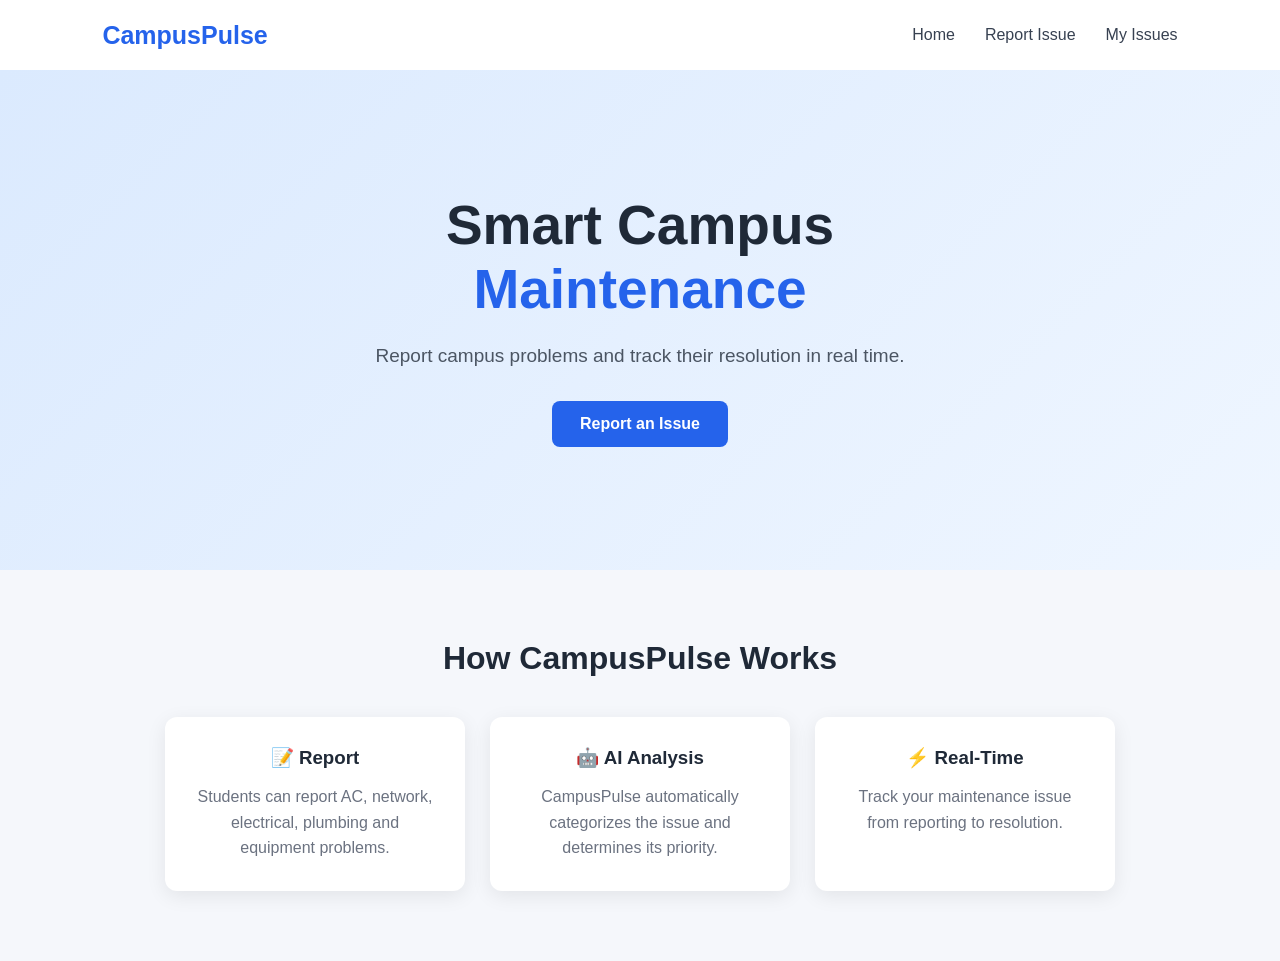
<file: frontend/index.html>
<!DOCTYPE html>
<html lang="en">

<head>

    <meta charset="UTF-8">

    <meta name="viewport" content="width=device-width, initial-scale=1.0">

    <title>CampusPulse</title>

    <link rel="stylesheet" href="style.css">

</head>


<body>

    <nav class="navbar">

        <div class="logo">
            CampusPulse
        </div>

        <div class="nav-links">

            <a href="index.html">
                Home
            </a>

            <a href="report.html">
                Report Issue
            </a>

            <a href="dashboard.html">
                My Issues
            </a>

        </div>

    </nav>


    <section class="hero">

        <div class="hero-content">

            <h1>
                Smart Campus
                <span>Maintenance</span>
            </h1>

            <p>
                Report campus problems and track their resolution
                in real time.
            </p>

            <a href="report.html" class="btn">
                Report an Issue
            </a>

        </div>

    </section>


    <section class="features">

        <h2>
            How CampusPulse Works
        </h2>


        <div class="feature-container">

            <div class="feature-card">

                <h3>
                    📝 Report
                </h3>

                <p>
                    Students can report AC, network,
                    electrical, plumbing and equipment problems.
                </p>

            </div>


            <div class="feature-card">

                <h3>
                    🤖 AI Analysis
                </h3>

                <p>
                    CampusPulse automatically categorizes
                    the issue and determines its priority.
                </p>

            </div>


            <div class="feature-card">

                <h3>
                    ⚡ Real-Time
                </h3>

                <p>
                    Track your maintenance issue from
                    reporting to resolution.
                </p>

            </div>

        </div>

    </section>


</body>

</html>
</file>
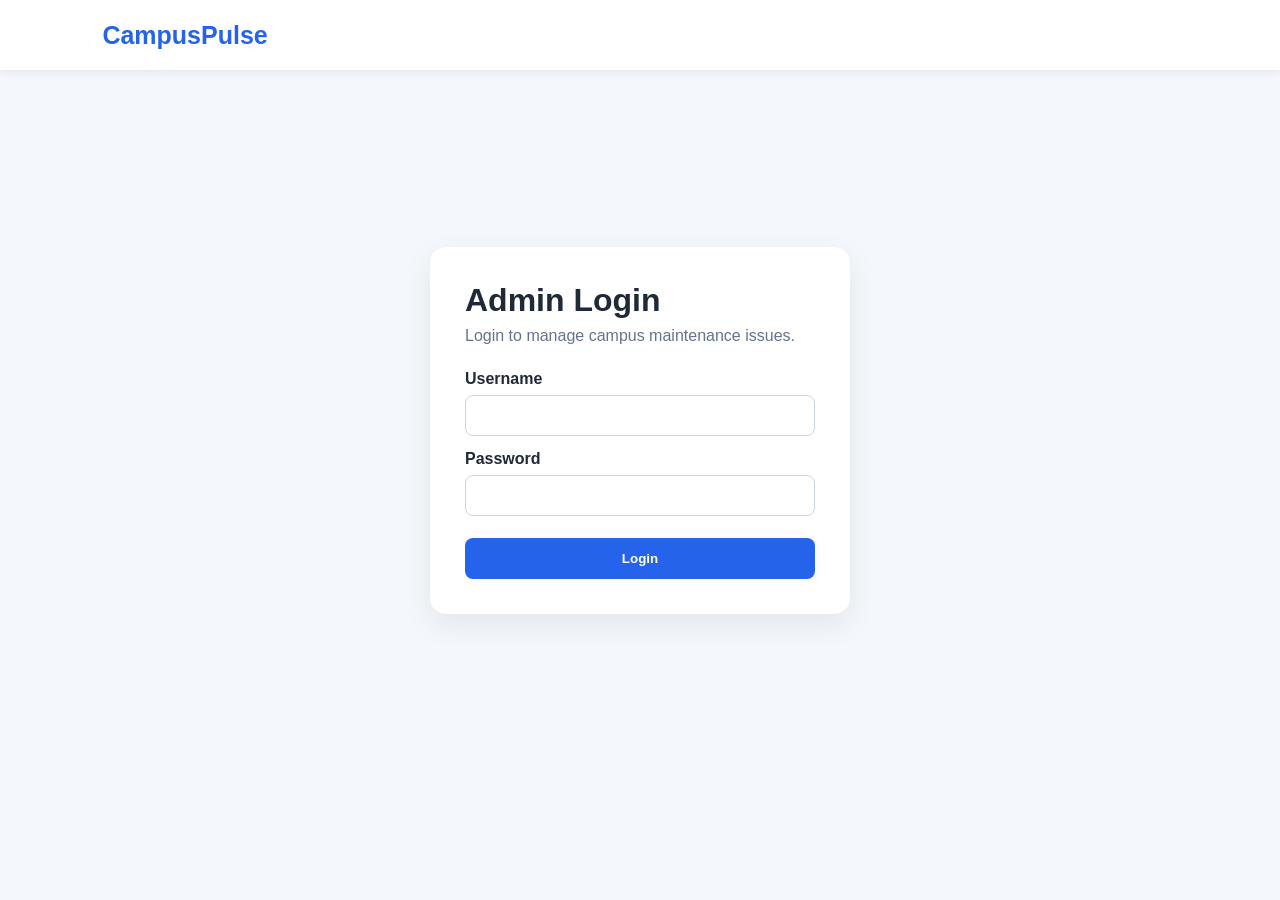
<file: frontend/admin-login.html>
<!DOCTYPE html>
<html lang="en">
<head>
    <meta charset="UTF-8">
    <meta name="viewport" content="width=device-width, initial-scale=1.0">
    <title>CampusPulse Admin Login</title>
    <link rel="stylesheet" href="style.css">

    <style>
        body {
            background: #f4f7fb;
        }

        .login-container {
            min-height: 80vh;
            display: flex;
            align-items: center;
            justify-content: center;
            padding: 30px;
        }

        .login-card {
            width: 100%;
            max-width: 420px;
            background: white;
            padding: 35px;
            border-radius: 16px;
            box-shadow: 0 10px 30px rgba(0,0,0,0.08);
        }

        .login-card h1 {
            margin-bottom: 8px;
            color: #1f2937;
        }

        .login-card p {
            color: #64748b;
            margin-bottom: 25px;
        }

        .login-card label {
            display: block;
            margin: 14px 0 7px;
            font-weight: 600;
        }

        .login-card input {
            width: 100%;
            box-sizing: border-box;
            padding: 12px;
            border: 1px solid #cbd5e1;
            border-radius: 8px;
        }

        .login-btn {
            width: 100%;
            margin-top: 22px;
            padding: 13px;
            border: none;
            border-radius: 8px;
            background: #2563eb;
            color: white;
            font-weight: bold;
            cursor: pointer;
        }

        .login-btn:hover {
            background: #1d4ed8;
        }

        .error {
            margin-top: 15px;
            color: #b91c1c;
            background: #fee2e2;
            padding: 12px;
            border-radius: 8px;
            display: none;
        }
    </style>
</head>

<body>

<nav class="navbar">
    <div class="logo">CampusPulse</div>
</nav>

<div class="login-container">

    <div class="login-card">

        <h1>Admin Login</h1>

        <p>
            Login to manage campus maintenance issues.
        </p>

        <form id="loginForm">

            <label for="username">Username</label>
            <input
                id="username"
                type="text"
                required
            >

            <label for="password">Password</label>
            <input
                id="password"
                type="password"
                required
            >

            <button
                class="login-btn"
                type="submit">
                Login
            </button>

        </form>

        <div id="errorMessage" class="error"></div>

    </div>

</div>

<script>

const API_BASE = "https://campuspulse-backend-a0n6.onrender.com";

document
    .getElementById("loginForm")
    .addEventListener("submit", async function(event) {

        event.preventDefault();

        const username =
            document.getElementById("username").value;

        const password =
            document.getElementById("password").value;

        const errorMessage =
            document.getElementById("errorMessage");

        errorMessage.style.display = "none";

        try {

            const response = await fetch(
                `${API_BASE}/admin/login`,
                {
                    method: "POST",
                    headers: {
                        "Content-Type": "application/json"
                    },
                    body: JSON.stringify({
                        username: username,
                        password: password
                    })
                }
            );

            const data = await response.json();

            if (!response.ok) {
                throw new Error(
                    data.detail || "Login failed"
                );
            }

            localStorage.setItem(
                "campuspulse_admin_token",
                data.token
            );

            localStorage.setItem(
                "campuspulse_admin",
                "true"
            );

            sessionStorage.setItem(
                "campuspulse_admin_logged_in",
                "true"
            );

            sessionStorage.setItem(
                "campuspulse_admin_login_time",
                Date.now().toString()
            );

            window.location.replace("admin.html");

        } catch (error) {

            errorMessage.textContent =
                error.message;

            errorMessage.style.display =
                "block";
        }

    });

</script>

</body>
</html>
</file>
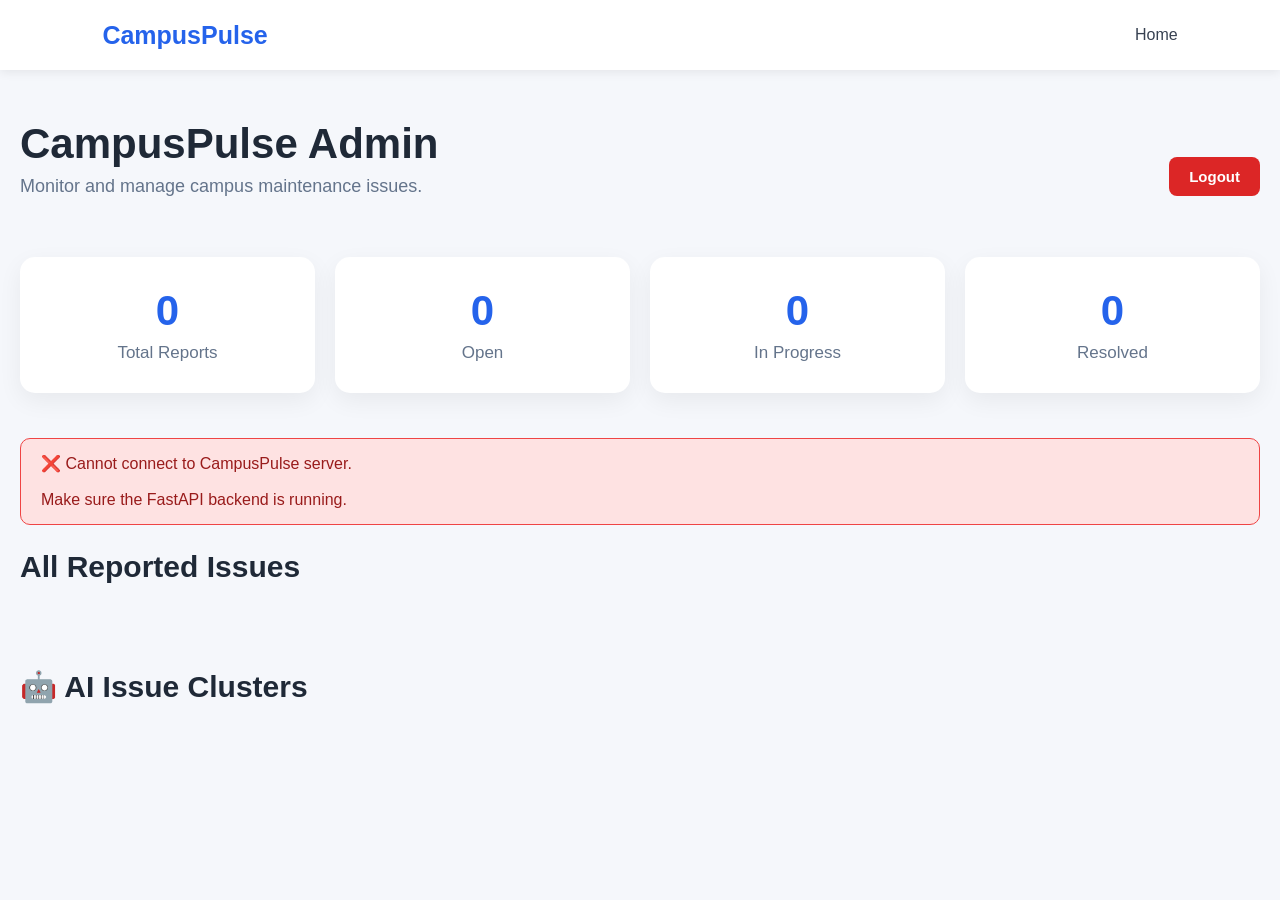
<file: frontend/admin.html>
<!DOCTYPE html>
<html lang="en">

<head>

    <meta charset="UTF-8">

    <meta name="viewport"
          content="width=device-width, initial-scale=1.0">

    <!-- =========================================
     ADMIN LOGIN PROTECTION
========================================== -->
<script>
    document.documentElement.style.visibility = "hidden";
    const ADMIN_API_BASE = "https://campuspulse-backend-a0n6.onrender.com"";

    async function verifyAdminAccess() {
        const token = localStorage.getItem("campuspulse_admin_token");
        const session = sessionStorage.getItem("campuspulse_admin_logged_in");

        if (session !== "true" || !token) {
            localStorage.removeItem("campuspulse_admin_token");
            localStorage.removeItem("campuspulse_admin");
            sessionStorage.removeItem("campuspulse_admin_logged_in");
            window.location.replace("admin-login.html");
            return false;
        }

        try {
            const response = await fetch(`${ADMIN_API_BASE}/admin/check`, {
                method: "GET",
                headers: { "X-Admin-Key": token },
                cache: "no-store"
            });

            if (!response.ok) throw new Error("Admin authentication failed");

            document.documentElement.style.visibility = "visible";
            return true;
        } catch (error) {
            console.error("Admin verification failed:", error);
            localStorage.removeItem("campuspulse_admin_token");
            localStorage.removeItem("campuspulse_admin");
            sessionStorage.removeItem("campuspulse_admin_logged_in");
            window.location.replace("admin-login.html");
            return false;
        }
    }

    verifyAdminAccess();
</script>

    <title>CampusPulse Admin</title>

    <link rel="stylesheet" href="style.css">


    <style>

        /* =========================================
           ADMIN PAGE
        ========================================= */

        .admin-container {

            max-width: 1400px;

            margin: 0 auto;

            padding: 50px 20px;

        }


        .admin-header {

            margin-bottom: 35px;

        }


        .admin-header h1 {

            font-size: 42px;

            margin-bottom: 8px;

            color: #1f2937;

        }


        .admin-header p {

            font-size: 18px;

            color: #64748b;

        }


        /* =========================================
           ADMIN HEADER ACTIONS
        ========================================== */

        .admin-actions {

            display: flex;

            justify-content: space-between;

            align-items: center;

            gap: 20px;

            margin-bottom: 25px;

            flex-wrap: wrap;

        }


        .logout-btn {

            padding: 11px 20px;

            border: none;

            border-radius: 8px;

            background: #dc2626;

            color: white;

            font-size: 15px;

            font-weight: bold;

            cursor: pointer;

        }


        .logout-btn:hover {

            background: #b91c1c;

        }


        /* =========================================
           STATISTICS
        ========================================== */

        .stats-grid {

            display: grid;

            grid-template-columns:
                repeat(4, 1fr);

            gap: 20px;

            margin-bottom: 45px;

        }


        .stat-card {

            background: white;

            padding: 30px;

            border-radius: 15px;

            text-align: center;

            box-shadow:
                0 8px 25px
                rgba(0,0,0,0.06);

        }


        .stat-number {

            font-size: 42px;

            font-weight: bold;

            color: #2563eb;

        }


        .stat-label {

            margin-top: 8px;

            font-size: 17px;

            color: #64748b;

        }


        /* =========================================
           CONNECTION MESSAGE
        ========================================== */

        .message {

            padding: 15px 20px;

            border-radius: 10px;

            margin-bottom: 25px;

            font-size: 16px;

        }


        .success {

            background: #dcfce7;

            color: #166534;

        }


        .error {

            background: #fee2e2;

            color: #991b1b;

        }


        /* =========================================
           ISSUES GRID
        ========================================== */

        .issues-title {

            font-size: 30px;

            margin-bottom: 25px;

            color: #1f2937;

        }


        .issues-grid {

            display: grid;

            grid-template-columns:
                repeat(3, 1fr);

            gap: 25px;

        }


        .issue-card {

            background: white;

            border-radius: 15px;

            padding: 25px;

            box-shadow:
                0 8px 25px
                rgba(0,0,0,0.06);

        }


        .issue-title {

            font-size: 22px;

            font-weight: bold;

            color: #2563eb;

            margin-bottom: 15px;

        }


        .issue-description {

            color: #475569;

            line-height: 1.5;

            margin-bottom: 18px;

        }


        .issue-info {

            margin: 10px 0;

            color: #334155;

        }


        .issue-info strong {

            color: #1e293b;

        }


        /* =========================================
           STAFF BOX
        ========================================== */

        .staff-box {

            margin-top: 20px;

            padding: 18px;

            background: #f8fafc;

            border-radius: 10px;

        }


        .staff-box h4 {

            margin-bottom: 12px;

            color: #1e293b;

        }


        .staff-select {

            width: 100%;

            padding: 11px;

            border:
                1px solid #cbd5e1;

            border-radius: 8px;

            font-size: 15px;

            margin-bottom: 10px;

            background: white;

        }


        .assign-btn {

            width: 100%;

            padding: 11px;

            border: none;

            border-radius: 8px;

            background: #2563eb;

            color: white;

            font-size: 15px;

            font-weight: bold;

            cursor: pointer;

        }


        .assign-btn:hover {

            background: #1d4ed8;

        }


        .assign-btn:disabled {

            background: #94a3b8;

            cursor: not-allowed;

        }


        /* =========================================
           ASSIGNED STAFF
        ========================================== */

        .assigned-staff {

            background: #eff6ff;

            border-radius: 10px;

            padding: 15px;

            margin-top: 15px;

        }


        .assigned-staff strong {

            color: #1d4ed8;

        }


        /* =========================================
           STATUS
        ========================================== */

        .status-box {

            margin-top: 18px;

        }


        .status-select {

            width: 100%;

            padding: 10px;

            border:
                1px solid #cbd5e1;

            border-radius: 8px;

            margin-bottom: 10px;

        }


        .status-btn {

            width: 100%;

            padding: 10px;

            border: none;

            border-radius: 8px;

            background: #16a34a;

            color: white;

            font-weight: bold;

            cursor: pointer;

        }


        .status-btn:hover {

            background: #15803d;

        }


        /* =========================================
           STATUS BADGES
        ========================================== */

        .status-badge {

            display: inline-block;

            padding: 7px 14px;

            border-radius: 20px;

            font-size: 13px;

            font-weight: bold;

            margin-top: 10px;

        }


        .status-open {

            background: #fef3c7;

            color: #92400e;

        }


        .status-progress {

            background: #dbeafe;

            color: #1d4ed8;

        }


        .status-resolved {

            background: #dcfce7;

            color: #166534;

        }


        /* =========================================
           CLUSTERS
        ========================================== */

        .clusters-section {

            margin-top: 60px;

        }


        .clusters-section h2 {

            font-size: 30px;

            margin-bottom: 25px;

        }


        .cluster-card {

            background: white;

            padding: 25px;

            border-radius: 15px;

            margin-bottom: 20px;

            box-shadow:
                0 8px 25px
                rgba(0,0,0,0.06);

        }


        .cluster-title {

            font-size: 22px;

            color: #2563eb;

            font-weight: bold;

            margin-bottom: 15px;

        }


        /* =========================================
           RESPONSIVE
        ========================================== */

        @media (max-width: 1000px) {

            .stats-grid {

                grid-template-columns:
                    repeat(2, 1fr);

            }


            .issues-grid {

                grid-template-columns:
                    repeat(2, 1fr);

            }

        }


        @media (max-width: 700px) {

            .stats-grid {

                grid-template-columns: 1fr;

            }


            .issues-grid {

                grid-template-columns: 1fr;

            }


            .admin-header h1 {

                font-size: 32px;

            }

        }

    </style>

</head>


<body>


<!-- =========================================
     NAVBAR
========================================== -->

<nav class="navbar">

    <div class="logo">

        CampusPulse

    </div>


    <div class="nav-links">

        <a href="admin.html">
            Home
        </a>

    </div>

</nav>



<!-- =========================================
     MAIN CONTAINER
========================================== -->

<div class="admin-container">


    <!-- =========================================
         ADMIN HEADER
    ========================================== -->

    <div class="admin-actions">

        <div class="admin-header">

            <h1>
                CampusPulse Admin
            </h1>

            <p>
                Monitor and manage campus
                maintenance issues.
            </p>

        </div>


        <button
            class="logout-btn"
            onclick="logoutAdmin()">

            Logout

        </button>

    </div>



    <!-- =========================================
         STATISTICS
    ========================================== -->

    <div class="stats-grid">


        <div class="stat-card">

            <div
                class="stat-number"
                id="totalReports">

                0

            </div>

            <div class="stat-label">

                Total Reports

            </div>

        </div>



        <div class="stat-card">

            <div
                class="stat-number"
                id="openReports">

                0

            </div>

            <div class="stat-label">

                Open

            </div>

        </div>



        <div class="stat-card">

            <div
                class="stat-number"
                id="progressReports">

                0

            </div>

            <div class="stat-label">

                In Progress

            </div>

        </div>



        <div class="stat-card">

            <div
                class="stat-number"
                id="resolvedReports">

                0

            </div>

            <div class="stat-label">

                Resolved

            </div>

        </div>


    </div>



    <!-- =========================================
         CONNECTION MESSAGE
    ========================================== -->

    <div
        id="connectionMessage"
        class="message">

        Connecting to CampusPulse server...

    </div>



    <!-- =========================================
         ISSUES
    ========================================== -->

    <h2 class="issues-title">

        All Reported Issues

    </h2>


    <div
        id="issuesContainer"
        class="issues-grid">

    </div>



    <!-- =========================================
         AI CLUSTERS
    ========================================== -->

    <div class="clusters-section">

        <h2>

            🤖 AI Issue Clusters

        </h2>


        <div id="clustersContainer">

        </div>

    </div>


</div>



<script>


// =================================================
// API URL
// =================================================

const API_BASE =
    "https://campuspulse-backend-a0n6.onrender.com";


function adminHeaders(extra = {}) {

    const token =
        localStorage.getItem(
            "campuspulse_admin_token"
        );

    return {
        ...extra,
        "X-Admin-Key": token
    };
}


async function adminFetch(
    url,
    options = {}
) {

    options.headers =
        adminHeaders(
            options.headers || {}
        );

    const response =
        await fetch(
            url,
            options
        );

    if (response.status === 401) {

        localStorage.removeItem(
            "campuspulse_admin_token"
        );

        localStorage.removeItem(
            "campuspulse_admin"
        );

        sessionStorage.removeItem(
            "campuspulse_admin_logged_in"
        );

        sessionStorage.removeItem(
            "campuspulse_admin_login_time"
        );

        window.location.replace(
            "admin-login.html"
        );

        throw new Error(
            "Admin session expired"
        );
    }

    return response;
}



// =================================================
// STORE STAFF
// =================================================

let staffList = [];



// =================================================
// LOGOUT
// =================================================

async function logoutAdmin() {

    try {

        await adminFetch(
            `${API_BASE}/admin/logout`,
            {
                method: "POST"
            }
        );

    } catch (error) {

        console.log(error);

    }

    localStorage.removeItem(
        "campuspulse_admin_token"
    );

    localStorage.removeItem(
        "campuspulse_admin"
    );

    sessionStorage.removeItem(
        "campuspulse_admin_logged_in"
    );

    sessionStorage.removeItem(
        "campuspulse_admin_login_time"
    );

    window.location.replace(
        "admin-login.html"
    );
}



// =================================================
// LOAD EVERYTHING
// =================================================

async function loadAdminData() {

    try {

        await loadStaff();

        await loadIssues();

        await loadClusters();


        document.getElementById(
            "connectionMessage"
        ).className =
            "message success";


        document.getElementById(
            "connectionMessage"
        ).innerHTML =
            "✅ Connected to CampusPulse server successfully.";

    }


    catch (error) {

        console.error(error);


        document.getElementById(
            "connectionMessage"
        ).className =
            "message error";


        document.getElementById(
            "connectionMessage"
        ).innerHTML =
            "❌ Cannot connect to CampusPulse server." +
            "<br><br>" +
            "Make sure the FastAPI backend is running.";

    }

}



// =================================================
// LOAD STAFF
// =================================================

async function loadStaff() {

    const response =
        await adminFetch(
            `${API_BASE}/staff`
        );


    if (!response.ok) {

        throw new Error(
            "Unable to load staff"
        );

    }


    staffList =
        await response.json();


    console.log(
        "Staff:",
        staffList
    );

}



// =================================================
// LOAD ISSUES
// =================================================

async function loadIssues() {

    const response =
        await adminFetch(
            `${API_BASE}/issues`
        );


    if (!response.ok) {

        throw new Error(
            "Unable to load issues"
        );

    }


    const issues =
        await response.json();


    updateStatistics(
        issues
    );


    displayIssues(
        issues
    );

}



// =================================================
// UPDATE STATISTICS
// =================================================

function updateStatistics(
    issues
) {

    document.getElementById(
        "totalReports"
    ).textContent =
        issues.length;


    document.getElementById(
        "openReports"
    ).textContent =
        issues.filter(
            issue =>
                issue.status === "OPEN"
        ).length;


    document.getElementById(
        "progressReports"
    ).textContent =
        issues.filter(
            issue =>
                issue.status === "IN PROGRESS"
        ).length;


    document.getElementById(
        "resolvedReports"
    ).textContent =
        issues.filter(
            issue =>
                issue.status === "RESOLVED"
        ).length;

}



// =================================================
// DISPLAY ISSUES
// =================================================

function displayIssues(
    issues
) {

    const container =
        document.getElementById(
            "issuesContainer"
        );


    container.innerHTML = "";


    if (issues.length === 0) {

        container.innerHTML = `

            <div class="message">

                No issues reported yet.

            </div>

        `;

        return;

    }


    issues.forEach(
        issue => {

            const card =
                document.createElement(
                    "div"
                );


            card.className =
                "issue-card";


            card.innerHTML = `

                <div class="issue-title">

                    #${issue.id}

                    ${escapeHTML(
                        issue.title
                    )}

                </div>


                <div class="issue-description">

                    ${escapeHTML(
                        issue.description
                    )}

                </div>


                <div class="issue-info">

                    📍

                    <strong>
                        Location:
                    </strong>

                    ${escapeHTML(
                        issue.location
                    )}

                </div>


                <div class="issue-info">

                    🤖

                    <strong>
                        AI Category:
                    </strong>

                    ${escapeHTML(
                        issue.category ||
                        "Pending"
                    )}

                </div>


                <div class="issue-info">

                    ⚠️

                    <strong>
                        Priority:
                    </strong>

                    ${escapeHTML(
                        issue.priority ||
                        "Pending"
                    )}

                </div>


                <div>

                    <span
                        class="
                            status-badge
                            ${getStatusClass(
                                issue.status
                            )}
                        ">

                        ${escapeHTML(
                            issue.status
                        )}

                    </span>

                </div>


                ${getAssignedStaffHTML(
                    issue
                )}


                <div class="staff-box">

                    <h4>

                        👨‍🔧 Assign Staff

                    </h4>


                    <select
                        class="staff-select"
                        id="staff-${issue.id}">

                        <option value="">

                            Select staff member

                        </option>


                        ${getStaffOptions(
                            issue
                        )}

                    </select>


                    <button
                        class="assign-btn"
                        onclick="
                            assignStaff(
                                ${issue.id}
                            )
                        ">

                        Assign Staff

                    </button>

                </div>


                <div class="status-box">

                    <select
                        class="status-select"
                        id="status-${issue.id}">


                        <option
                            value="OPEN"
                            ${
                                issue.status === "OPEN"
                                ? "selected"
                                : ""
                            }>

                            OPEN

                        </option>


                        <option
                            value="IN PROGRESS"
                            ${
                                issue.status === "IN PROGRESS"
                                ? "selected"
                                : ""
                            }>

                            IN PROGRESS

                        </option>


                        <option
                            value="RESOLVED"
                            ${
                                issue.status === "RESOLVED"
                                ? "selected"
                                : ""
                            }>

                            RESOLVED

                        </option>


                    </select>


                    <button
                        class="status-btn"
                        onclick="
                            updateStatus(
                                ${issue.id}
                            )
                        ">

                        Update Status

                    </button>

                </div>

            `;


            container.appendChild(
                card
            );

        }
    );

}



// =================================================
// STAFF OPTIONS
// =================================================

function getStaffOptions(
    issue
) {

    if (!staffList.length) {

        return `

            <option value="">

                No staff available

            </option>

        `;

    }


    return staffList
        .map(
            staff => `

                <option
                    value="${staff.id}"
                    ${
                        issue.assigned_staff_id ==
                        staff.id
                        ? "selected"
                        : ""
                    }>

                    ${escapeHTML(
                        staff.name
                    )}

                    -

                    ${escapeHTML(
                        staff.specialization
                    )}

                </option>

            `
        )
        .join("");

}



// =================================================
// ASSIGNED STAFF HTML
// =================================================

function getAssignedStaffHTML(
    issue
) {

    if (!issue.assigned_staff_id) {

        return `

            <div class="assigned-staff">

                👨‍🔧

                <strong>
                    Staff:
                </strong>

                Not assigned yet

            </div>

        `;

    }


    const staff =
        staffList.find(
            s =>
                s.id ==
                issue.assigned_staff_id
        );


    if (!staff) {

        return `

            <div class="assigned-staff">

                👨‍🔧

                <strong>
                    Staff ID:
                </strong>

                ${issue.assigned_staff_id}

            </div>

        `;

    }


    return `

        <div class="assigned-staff">

            👨‍🔧

            <strong>
                Assigned Staff
            </strong>

            <br>

            ${escapeHTML(
                staff.name
            )}

            <br>

            🔧

            Specialization:

            ${escapeHTML(
                staff.specialization
            )}

        </div>

    `;

}



// =================================================
// ASSIGN STAFF
// =================================================

async function assignStaff(
    issueId
) {

    const select =
        document.getElementById(
            `staff-${issueId}`
        );


    const staffId =
        select.value;


    if (!staffId) {

        alert(
            "Please select a staff member first."
        );

        return;

    }


    try {

        const response =
            await adminFetch(
                `${API_BASE}/issues/${issueId}/assign`,
                {

                    method: "PUT",

                    headers: {

                        "Content-Type":
                            "application/json"

                    },

                    body:
                        JSON.stringify({

                            staff_id:
                                Number(
                                    staffId
                                )

                        })

                }
            );


        const data =
            await response.json();


        if (!response.ok) {

            throw new Error(
                data.detail ||
                "Assignment failed"
            );

        }


        alert(
            "✅ Staff assigned successfully!"
        );


        await loadIssues();

    }


    catch (error) {

        console.error(error);


        alert(
            "❌ Could not assign staff.\n\n" +
            error.message
        );

    }

}



// =================================================
// UPDATE STATUS
// =================================================

async function updateStatus(
    issueId
) {

    const select =
        document.getElementById(
            `status-${issueId}`
        );


    const status =
        select.value;


    try {

        const response =
            await adminFetch(
                `${API_BASE}/issues/${issueId}`,
                {
                    method: "PUT",
                    headers: {
                        "Content-Type":
                            "application/json"
                    },
                    body:
                        JSON.stringify({
                            status: status
                        })
                }
            );


        const data =
            await response.json();


        if (!response.ok) {

            throw new Error(
                data.detail ||
                "Status update failed"
            );

        }


        alert(
            "✅ Issue status updated!"
        );


        await loadIssues();

    }


    catch (error) {

        console.error(error);


        alert(
            "❌ Could not update status.\n\n" +
            error.message
        );

    }

}



// =================================================
// LOAD AI CLUSTERS
// =================================================

async function loadClusters() {

    const response =
        await adminFetch(
            `${API_BASE}/clusters`
        );


    if (!response.ok) {

        throw new Error(
            "Unable to load clusters"
        );

    }


    const clusters =
        await response.json();


    displayClusters(
        clusters
    );

}



// =================================================
// DISPLAY CLUSTERS
// =================================================

function displayClusters(
    clusters
) {

    const container =
        document.getElementById(
            "clustersContainer"
        );


    container.innerHTML = "";


    if (!clusters.length) {

        container.innerHTML = `

            <div class="cluster-card">

                No related issue clusters found.

            </div>

        `;

        return;

    }


    clusters.forEach(
        cluster => {

            const card =
                document.createElement(
                    "div"
                );


            card.className =
                "cluster-card";


            card.innerHTML = `

                <div class="cluster-title">

                    🔴 Possible Common Issue

                </div>


                <p>

                    <strong>
                        Location:
                    </strong>

                    ${escapeHTML(
                        cluster.location
                    )}

                </p>


                <p>

                    <strong>
                        Category:
                    </strong>

                    ${escapeHTML(
                        cluster.category
                    )}

                </p>


                <p>

                    <strong>
                        Related Reports:
                    </strong>

                    ${cluster.report_count}

                </p>


                <p>

                    The AI system detected
                    multiple reports that may
                    represent the same campus
                    problem.

                </p>

            `;


            container.appendChild(
                card
            );

        }
    );

}



// =================================================
// STATUS CLASS
// =================================================

function getStatusClass(
    status
) {

    if (
        status === "RESOLVED"
    ) {

        return "status-resolved";

    }


    if (
        status === "IN PROGRESS"
    ) {

        return "status-progress";

    }


    return "status-open";

}



// =================================================
// SECURITY / HTML ESCAPE
// =================================================

function escapeHTML(
    value
) {

    if (
        value === null ||
        value === undefined
    ) {

        return "";

    }


    return String(value)

        .replace(
            /&/g,
            "&amp;"
        )

        .replace(
            /</g,
            "&lt;"
        )

        .replace(
            />/g,
            "&gt;"
        )

        .replace(
            /"/g,
            "&quot;"
        )

        .replace(
            /'/g,
            "&#039;"
        );

}



// =================================================
// START
// =================================================

loadAdminData();



// =================================================
// AUTO REFRESH
// =================================================

setInterval(
    loadAdminData,
    10000
);


</script>


</body>

</html>
</file>
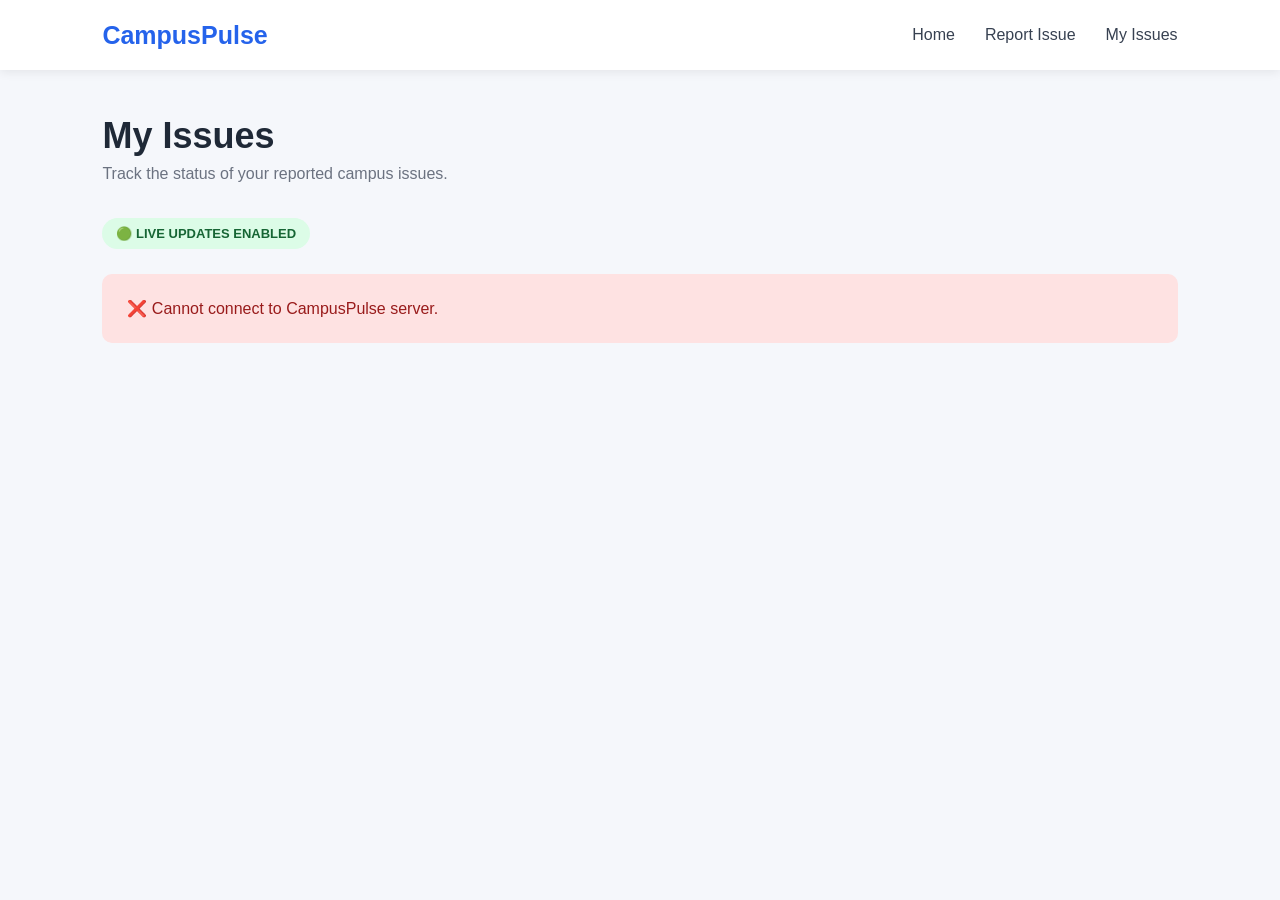
<file: frontend/dashboard.html>
<!DOCTYPE html>
<html lang="en">

<head>

    <meta charset="UTF-8">

    <meta name="viewport"
          content="width=device-width, initial-scale=1.0">

    <title>My Issues - CampusPulse</title>

    <link rel="stylesheet" href="style.css">

    <style>

        .tracking-container {
            padding: 45px 8%;
        }

        .tracking-container h1 {
            font-size: 36px;
            margin-bottom: 8px;
        }

        .tracking-subtitle {
            color: #6b7280;
            margin-bottom: 35px;
        }

        .live-status {
            display: inline-block;

            background: #dcfce7;

            color: #166534;

            padding: 8px 14px;

            border-radius: 20px;

            font-size: 13px;

            font-weight: bold;

            margin-bottom: 25px;
        }

        .student-issue-card {
            background: white;

            padding: 25px;

            margin-bottom: 20px;

            border-radius: 12px;

            box-shadow:
                0 5px 20px rgba(0, 0, 0, 0.08);
        }

        .student-issue-header {
            display: flex;

            justify-content: space-between;

            align-items: center;

            gap: 15px;

            margin-bottom: 15px;
        }

        .student-issue-header h2 {
            margin: 0;

            color: #2563eb;
        }

        .issue-status {
            padding: 7px 13px;

            border-radius: 20px;

            font-size: 12px;

            font-weight: bold;
        }

        .status-open {
            background: #fef3c7;

            color: #92400e;
        }

        .status-progress {
            background: #dbeafe;

            color: #1d4ed8;
        }

        .status-resolved {
            background: #dcfce7;

            color: #166534;
        }

        .issue-info {
            margin: 10px 0;

            color: #4b5563;
        }

        .priority-high {
            color: #dc2626;

            font-weight: bold;
        }

        .priority-medium {
            color: #d97706;

            font-weight: bold;
        }

        .priority-low {
            color: #16a34a;

            font-weight: bold;
        }

        .timeline {
            display: flex;

            align-items: center;

            margin-top: 25px;
        }

        .timeline-step {
            text-align: center;

            flex: 1;
        }

        .timeline-circle {
            width: 30px;

            height: 30px;

            border-radius: 50%;

            background: #d1d5db;

            color: white;

            display: flex;

            align-items: center;

            justify-content: center;

            margin: auto;
        }

        .timeline-circle.active {
            background: #2563eb;
        }

        .timeline-circle.completed {
            background: #16a34a;
        }

        .timeline-label {
            font-size: 12px;

            margin-top: 7px;

            color: #6b7280;
        }

        .loading {
            text-align: center;

            padding: 40px;
        }

        .error-message {
            padding: 25px;

            background: #fee2e2;

            color: #991b1b;

            border-radius: 10px;
        }

    </style>

</head>


<body>

    <!-- ==========================================
         NAVIGATION
    =========================================== -->

    <nav class="navbar">

        <div class="logo">
            CampusPulse
        </div>

        <div class="nav-links">

            <a href="index.html">
                Home
            </a>

            <a href="report.html">
                Report Issue
            </a>

            <a href="dashboard.html">
                My Issues
            </a>

        </div>

    </nav>


    <!-- ==========================================
         MAIN CONTENT
    =========================================== -->

    <main class="tracking-container">

        <h1>
            My Issues
        </h1>

        <p class="tracking-subtitle">
            Track the status of your reported campus issues.
        </p>


        <div class="live-status">
            🟢 LIVE UPDATES ENABLED
        </div>


        <div id="issuesContainer">

            <div class="loading">
                Loading issues...
            </div>

        </div>

    </main>


    <script>

        // ==========================================
        // LOAD ISSUES
        // ==========================================

        async function loadIssues() {

            const container =
                document.getElementById(
                    "issuesContainer"
                );


            try {

                const response = await fetch(
                    "https://campuspulse-backend-a0n6.onrender.com/issues"
                );


                if (!response.ok) {

                    throw new Error(
                        "Unable to get issues"
                    );

                }


                const issues =
                    await response.json();


                if (issues.length === 0) {

                    container.innerHTML = `

                        <div class="student-issue-card">

                            <h2>
                                No issues reported yet.
                            </h2>

                        </div>

                    `;

                    return;

                }


                container.innerHTML = "";


                issues.forEach(function(issue) {

                    const card =
                        document.createElement("div");


                    card.className =
                        "student-issue-card";


                    // ==========================================
                    // STATUS CLASS
                    // ==========================================

                    let statusClass =
                        "status-open";


                    if (issue.status === "IN PROGRESS") {

                        statusClass =
                            "status-progress";

                    }


                    if (issue.status === "RESOLVED") {

                        statusClass =
                            "status-resolved";

                    }


                    // ==========================================
                    // PRIORITY CLASS
                    // ==========================================

                    let priorityClass =
                        "priority-medium";


                    if (issue.priority === "High") {

                        priorityClass =
                            "priority-high";

                    }


                    if (issue.priority === "Low") {

                        priorityClass =
                            "priority-low";

                    }


                    // ==========================================
                    // TIMELINE
                    // ==========================================

                    let openClass =
                        "active";

                    let progressClass =
                        "";

                    let resolvedClass =
                        "";


                    if (issue.status === "IN PROGRESS") {

                        progressClass =
                            "active";

                    }


                    if (issue.status === "RESOLVED") {

                        openClass =
                            "completed";

                        progressClass =
                            "completed";

                        resolvedClass =
                            "completed";

                    }


                    // ==========================================
                    // CREATE CARD
                    // ==========================================

                    card.innerHTML = `

                        <div class="student-issue-header">

                            <h2>

                                #${issue.id}

                                ${issue.title}

                            </h2>


                            <span
                                class="issue-status ${statusClass}"
                            >

                                ${issue.status}

                            </span>

                        </div>


                        <p class="issue-info">

                            ${issue.description}

                        </p>


                        <p class="issue-info">

                            📍

                            <strong>
                                Location:
                            </strong>

                            ${issue.location}

                        </p>


                        <p class="issue-info">

                            🤖

                            <strong>
                                AI Category:
                            </strong>

                            ${issue.category}

                        </p>


                        <p class="issue-info">

                            ⚠️

                            <strong>
                                Priority:
                            </strong>


                            <span class="${priorityClass}">

                                ${issue.priority}

                            </span>

                        </p>


                        <!-- ==========================================
                             STATUS TIMELINE
                        =========================================== -->

                        <div class="timeline">


                            <!-- REPORTED -->

                            <div class="timeline-step">

                                <div
                                    class="timeline-circle ${openClass}"
                                >

                                    ✓

                                </div>


                                <div class="timeline-label">

                                    Reported

                                </div>

                            </div>


                            <!-- IN PROGRESS -->

                            <div class="timeline-step">

                                <div
                                    class="timeline-circle ${progressClass}"
                                >

                                    ✓

                                </div>


                                <div class="timeline-label">

                                    In Progress

                                </div>

                            </div>


                            <!-- RESOLVED -->

                            <div class="timeline-step">

                                <div
                                    class="timeline-circle ${resolvedClass}"
                                >

                                    ✓

                                </div>


                                <div class="timeline-label">

                                    Resolved

                                </div>

                            </div>


                        </div>

                    `;


                    container.appendChild(card);

                });

            }


            catch (error) {

                console.error(error);


                container.innerHTML = `

                    <div class="error-message">

                        ❌ Cannot connect to CampusPulse server.

                    </div>

                `;

            }

        }


        // ==========================================
        // WEBSOCKET CONNECTION
        // ==========================================

        function connectWebSocket() {

            const socket =
                new WebSocket(
                    "wss://campuspulse-backend-a0n6.onrender.com/ws"
                );


            socket.onopen = function() {

                console.log(
                    "CampusPulse WebSocket connected"
                );

            };


            socket.onmessage = function(event) {

                console.log(
                    "Real-time update:",
                    event.data
                );


                // Refresh issues immediately

                loadIssues();

            };


            socket.onclose = function() {

                console.log(
                    "WebSocket disconnected"
                );


                // Try reconnecting after 3 seconds

                setTimeout(
                    connectWebSocket,
                    3000
                );

            };


            socket.onerror = function(error) {

                console.log(
                    "WebSocket error",
                    error
                );

            };

        }


        // ==========================================
        // INITIAL LOAD
        // ==========================================

        loadIssues();


        // ==========================================
        // START WEBSOCKET
        // ==========================================

        connectWebSocket();

    </script>


</body>

</html>
</file>
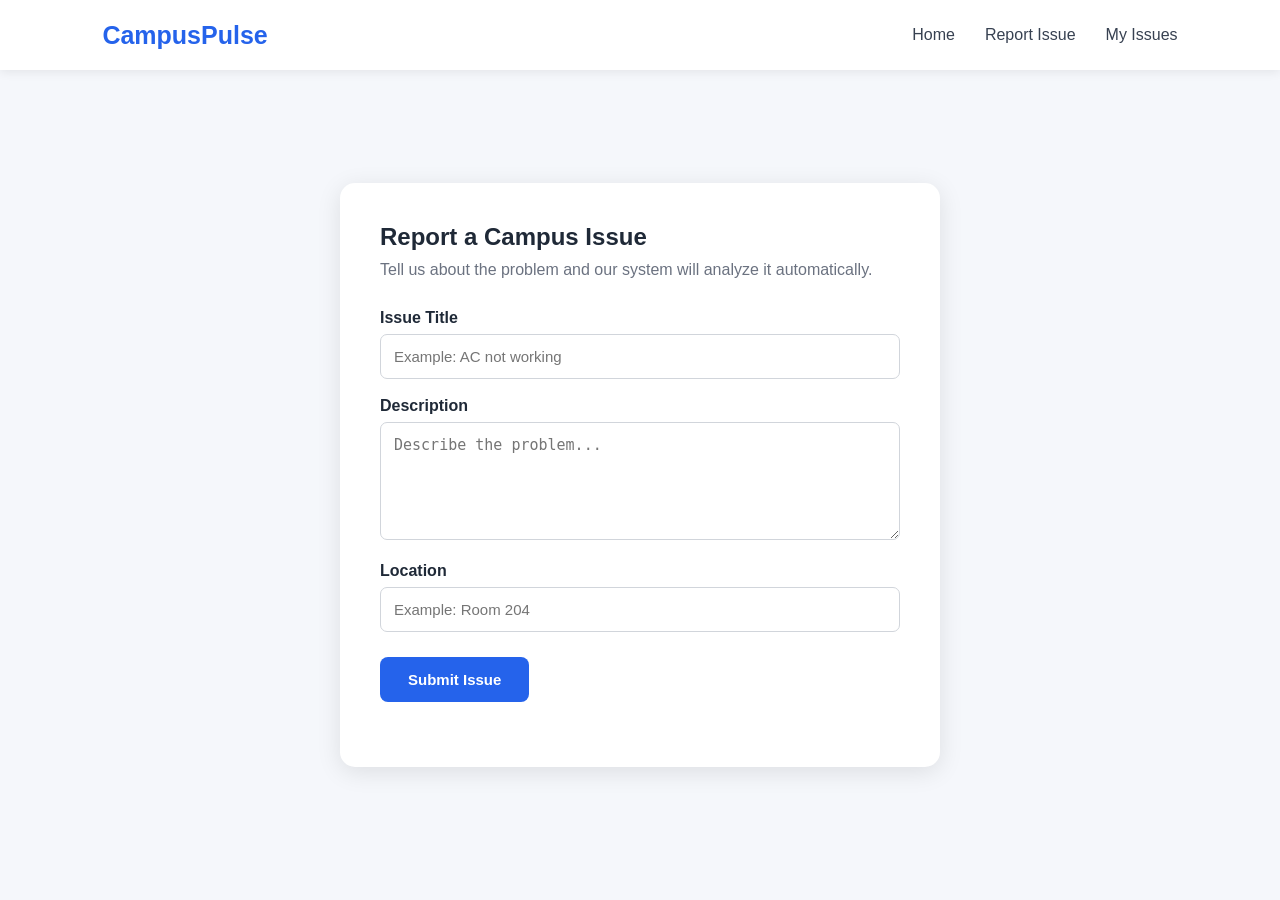
<file: frontend/report.html>
<!DOCTYPE html>
<html lang="en">

<head>

    <meta charset="UTF-8">

    <meta name="viewport" content="width=device-width, initial-scale=1.0">

    <title>Report Issue - CampusPulse</title>

    <link rel="stylesheet" href="style.css">

</head>


<body>

    <nav class="navbar">

        <div class="logo">
            CampusPulse
        </div>

        <div class="nav-links">

            <a href="index.html">
                Home
            </a>

            <a href="report.html">
                Report Issue
            </a>

            <a href="dashboard.html">
                My Issues
            </a>

        </div>

    </nav>


    <section class="report-section">

        <div class="report-card">

            <h1>
                Report a Campus Issue
            </h1>

            <p>
                Tell us about the problem and our system
                will analyze it automatically.
            </p>


            <form id="issueForm">

                <label>
                    Issue Title
                </label>

                <input
                    type="text"
                    id="title"
                    placeholder="Example: AC not working"
                    required
                >


                <label>
                    Description
                </label>

                <textarea
                    id="description"
                    rows="5"
                    placeholder="Describe the problem..."
                    required
                ></textarea>


                <label>
                    Location
                </label>

                <input
                    type="text"
                    id="location"
                    placeholder="Example: Room 204"
                    required
                >


                <button
                    type="submit"
                    class="btn"
                >
                    Submit Issue
                </button>

            </form>


            <div
                id="result"
                class="result"
            ></div>

        </div>

    </section>


<script>

document
.getElementById("issueForm")
.addEventListener("submit", async function(event) {

    event.preventDefault();


    const title =
        document.getElementById("title").value;


    const description =
        document.getElementById("description").value;


    const location =
        document.getElementById("location").value;


    const result =
        document.getElementById("result");


    result.innerHTML =
        "Submitting issue...";


    try {

        const response = await fetch(
            "https://campuspulse-backend-a0n6.onrender.com/issues",
            {

                method: "POST",

                headers: {
                    "Content-Type": "application/json"
                },

                body: JSON.stringify({

                    title: title,

                    description: description,

                    location: location

                })

            }
        );


        const data =
            await response.json();


        if (response.ok) {

            result.innerHTML = `

                <div class="success">

                    <h3>
                        ✅ Issue Submitted
                    </h3>

                    <p>
                        Issue ID:
                        #${data.issue_id}
                    </p>

                    <p>
                        Category:
                        <strong>
                            ${data.category}
                        </strong>
                    </p>

                    <p>
                        Priority:
                        <strong>
                            ${data.priority}
                        </strong>
                    </p>

                    <p>
                        Status:
                        <strong>
                            ${data.status}
                        </strong>
                    </p>

                </div>

            `;

            document
            .getElementById("issueForm")
            .reset();

        }

        else {

            result.innerHTML =
                "❌ Something went wrong.";

        }

    }

    catch (error) {

        result.innerHTML = `

            <div class="error">

                ❌ Cannot connect to CampusPulse server.

                <br><br>

                Make sure the FastAPI server is running.

            </div>

        `;

    }

});

</script>


</body>

</html>
</file>
<file: frontend/style.css>
* {
    margin: 0;
    padding: 0;
    box-sizing: border-box;
}


body {
    font-family: Arial, sans-serif;
    background: #f5f7fb;
    color: #1f2937;
}


/* NAVBAR */

.navbar {
    height: 70px;
    background: #ffffff;

    display: flex;
    align-items: center;
    justify-content: space-between;

    padding: 0 8%;

    box-shadow: 0 2px 10px rgba(0, 0, 0, 0.08);
}


.logo {
    font-size: 25px;
    font-weight: bold;
    color: #2563eb;
}


.nav-links {
    display: flex;
    gap: 30px;
}


.nav-links a {
    text-decoration: none;
    color: #374151;
    font-weight: 500;
}


.nav-links a:hover {
    color: #2563eb;
}


/* HERO */

.hero {
    min-height: 500px;

    display: flex;
    align-items: center;
    justify-content: center;

    text-align: center;

    background: linear-gradient(
        135deg,
        #dbeafe,
        #eff6ff
    );
}


.hero-content {
    max-width: 700px;
}


.hero h1 {
    font-size: 55px;
    margin-bottom: 20px;
}


.hero h1 span {
    color: #2563eb;
}


.hero p {
    font-size: 19px;
    line-height: 1.6;
    margin-bottom: 30px;
    color: #4b5563;
}


.btn {
    display: inline-block;

    background: #2563eb;
    color: white;

    padding: 14px 28px;

    border-radius: 8px;

    text-decoration: none;

    font-weight: bold;
}


.btn:hover {
    background: #1d4ed8;
}


/* FEATURES */

.features {
    padding: 70px 8%;
    text-align: center;
}


.features h2 {
    font-size: 32px;
    margin-bottom: 40px;
}


.feature-container {
    display: flex;
    justify-content: center;
    gap: 25px;
    flex-wrap: wrap;
}


.feature-card {
    background: white;

    width: 300px;

    padding: 30px;

    border-radius: 12px;

    box-shadow: 0 5px 20px rgba(0, 0, 0, 0.08);
}


.feature-card h3 {
    margin-bottom: 15px;
}


.feature-card p {
    line-height: 1.6;
    color: #6b7280;
}
/* REPORT PAGE */

.report-section {
    min-height: 90vh;

    display: flex;

    justify-content: center;

    align-items: center;

    padding: 50px 20px;
}


.report-card {
    background: white;

    width: 600px;

    padding: 40px;

    border-radius: 15px;

    box-shadow: 0 5px 25px rgba(0, 0, 0, 0.1);
}


.report-card h1 {
    margin-bottom: 10px;
}


.report-card > p {
    color: #6b7280;

    margin-bottom: 30px;
}


.report-card label {
    display: block;

    margin-top: 18px;

    margin-bottom: 7px;

    font-weight: bold;
}


.report-card input,
.report-card textarea {
    width: 100%;

    padding: 13px;

    border: 1px solid #d1d5db;

    border-radius: 7px;

    font-size: 15px;

    outline: none;
}


.report-card input:focus,
.report-card textarea:focus {
    border-color: #2563eb;
}


.report-card textarea {
    resize: vertical;
}


.report-card button {
    border: none;

    margin-top: 25px;

    cursor: pointer;

    font-size: 15px;
}


.result {
    margin-top: 25px;
}


.success {
    background: #ecfdf5;

    border: 1px solid #10b981;

    padding: 20px;

    border-radius: 8px;
}


.success h3 {
    margin-bottom: 12px;
}


.success p {
    margin: 7px 0;
}


.error {
    background: #fef2f2;

    border: 1px solid #ef4444;

    padding: 20px;

    border-radius: 8px;

    color: #991b1b;
}
/* DASHBOARD */

.dashboard {
    padding: 50px 8%;
}


.dashboard h1 {
    font-size: 35px;

    margin-bottom: 10px;
}


.dashboard > p {
    color: #6b7280;

    margin-bottom: 30px;
}


#issuesContainer {
    display: grid;

    grid-template-columns:
        repeat(auto-fit, minmax(300px, 1fr));

    gap: 20px;
}


.issue-card {
    background: white;

    padding: 25px;

    border-radius: 12px;

    box-shadow:
        0 5px 20px rgba(0, 0, 0, 0.08);
}


.issue-card h3 {
    margin-bottom: 15px;

    color: #2563eb;
}


.issue-card p {
    margin: 10px 0;

    line-height: 1.5;

    color: #4b5563;
}
/* =====================================
   ADMIN DASHBOARD
===================================== */

.admin-dashboard {
    padding: 50px 8%;
}


.admin-dashboard h1 {
    font-size: 38px;
    margin-bottom: 8px;
}


.admin-subtitle {
    color: #6b7280;
    margin-bottom: 35px;
}


/* STATISTICS */

.stats-container {
    display: grid;

    grid-template-columns:
        repeat(auto-fit, minmax(180px, 1fr));

    gap: 20px;

    margin-bottom: 45px;
}


.stat-card {
    background: white;

    padding: 25px;

    border-radius: 12px;

    text-align: center;

    box-shadow:
        0 5px 20px rgba(0, 0, 0, 0.08);
}


.stat-card h2 {
    font-size: 35px;

    color: #2563eb;

    margin-bottom: 8px;
}


.stat-card p {
    color: #6b7280;
}


/* SECTION TITLE */

.section-title {
    margin-bottom: 20px;
}


/* ISSUE CARDS */

#adminIssues {
    display: grid;

    grid-template-columns:
        repeat(auto-fit, minmax(350px, 1fr));

    gap: 20px;
}


.admin-issue-card {
    background: white;

    padding: 25px;

    border-radius: 12px;

    box-shadow:
        0 5px 20px rgba(0, 0, 0, 0.08);
}


.issue-header {
    display: flex;

    justify-content: space-between;

    align-items: center;

    gap: 15px;

    margin-bottom: 15px;
}


.issue-header h3 {
    color: #2563eb;
}


.status {
    background: #e0e7ff;

    color: #3730a3;

    padding: 6px 10px;

    border-radius: 20px;

    font-size: 12px;

    font-weight: bold;
}


.admin-issue-card p {
    margin: 10px 0;

    line-height: 1.5;

    color: #4b5563;
}


.admin-issue-card label {
    display: block;

    margin-top: 20px;

    margin-bottom: 7px;

    font-weight: bold;
}


.admin-issue-card select {
    width: 100%;

    padding: 11px;

    border: 1px solid #d1d5db;

    border-radius: 7px;

    background: white;

    font-size: 14px;

    cursor: pointer;
}
</file>
